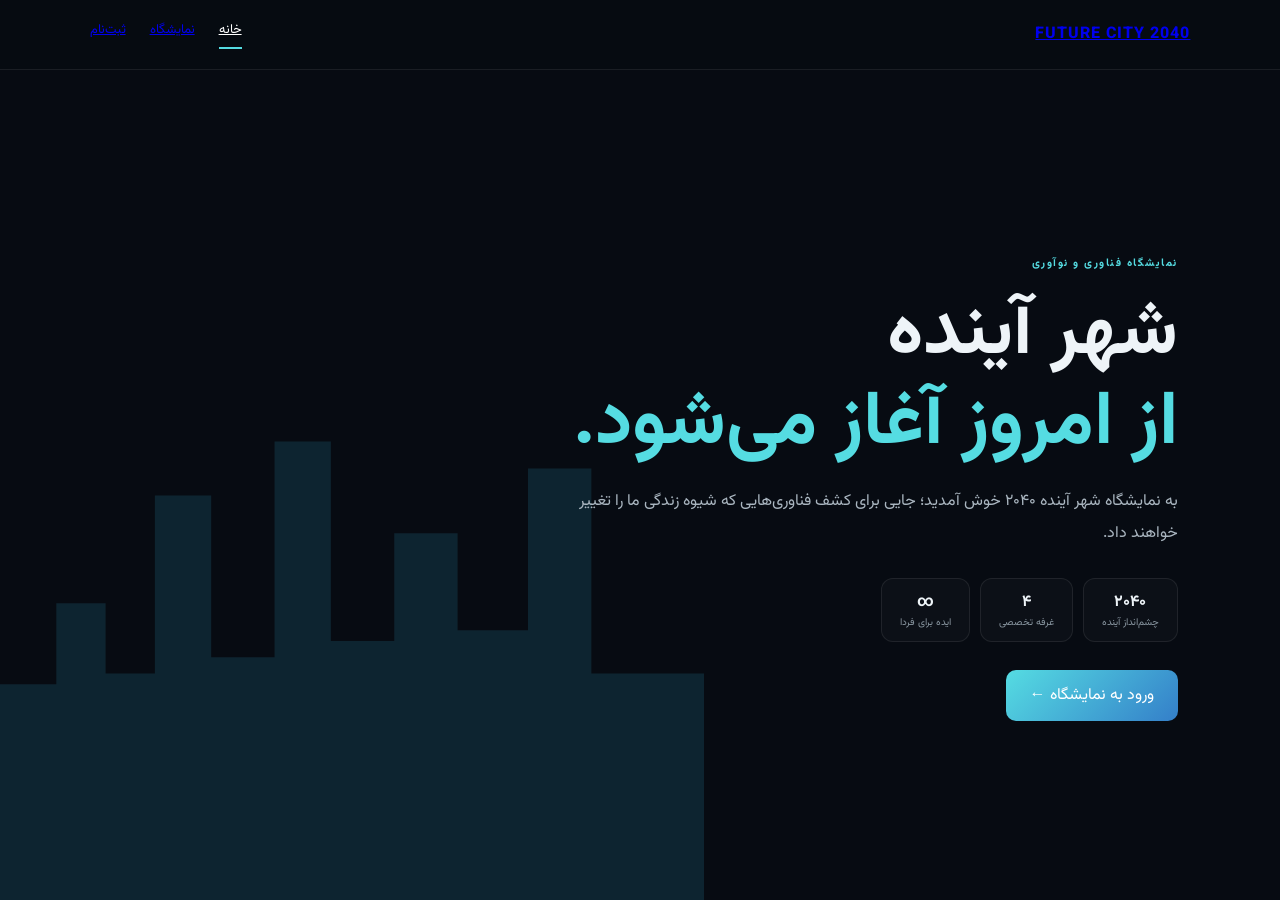
<file: index.html>
<!doctype html><html lang="fa" dir="rtl"><head><meta charset="utf-8"><meta name="viewport" content="width=device-width,initial-scale=1"><title>نمایشگاه شهر آینده ۲۰۴۰</title><link rel="stylesheet" href="style.css"></head><body><header><a class="logo" href="index.html">FUTURE CITY 2040</a><nav><a class="active" href="index.html">خانه</a><a href="exhibition.html">نمایشگاه</a><a href="register.html">ثبت‌نام</a></nav></header><main class="hero"><div class="city"></div><section><span class="tag">نمایشگاه فناوری و نوآوری</span><h1>شهر آینده<br><strong>از امروز آغاز می‌شود.</strong></h1><p>به نمایشگاه شهر آینده ۲۰۴۰ خوش آمدید؛ جایی برای کشف فناوری‌هایی که شیوه زندگی ما را تغییر خواهند داد.</p><div class="facts"><div><b>۲۰۴۰</b><span>چشم‌انداز آینده</span></div><div><b>۴</b><span>غرفه تخصصی</span></div><div><b>∞</b><span>ایده برای فردا</span></div></div><a class="btn" href="exhibition.html">ورود به نمایشگاه ←</a></section></main></body></html>
</file>
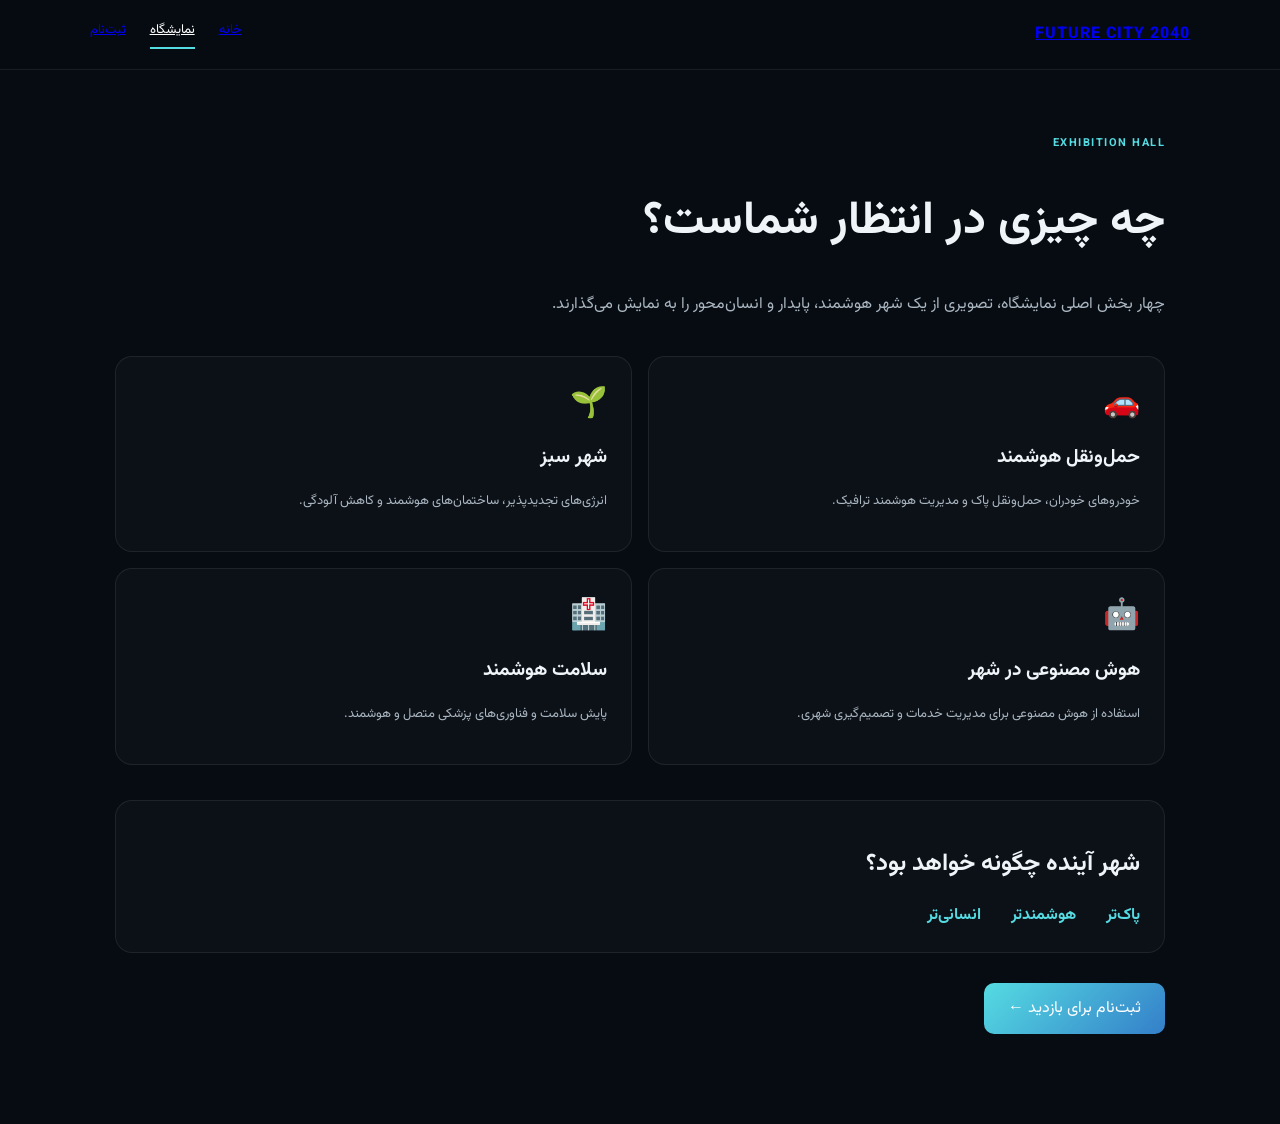
<file: exhibition.html>
<!doctype html><html lang="fa" dir="rtl"><head><meta charset="utf-8"><meta name="viewport" content="width=device-width,initial-scale=1"><title>بخش‌های نمایشگاه</title><link rel="stylesheet" href="style.css"></head><body><header><a class="logo" href="index.html">FUTURE CITY 2040</a><nav><a href="index.html">خانه</a><a class="active" href="exhibition.html">نمایشگاه</a><a href="register.html">ثبت‌نام</a></nav></header><main class="page"><span class="tag">EXHIBITION HALL</span><h1>چه چیزی در انتظار شماست؟</h1><p class="lead">چهار بخش اصلی نمایشگاه، تصویری از یک شهر هوشمند، پایدار و انسان‌محور را به نمایش می‌گذارند.</p><div class="cards"><article><i>🚗</i><h2>حمل‌ونقل هوشمند</h2><p>خودروهای خودران، حمل‌ونقل پاک و مدیریت هوشمند ترافیک.</p></article><article><i>🌱</i><h2>شهر سبز</h2><p>انرژی‌های تجدیدپذیر، ساختمان‌های هوشمند و کاهش آلودگی.</p></article><article><i>🤖</i><h2>هوش مصنوعی در شهر</h2><p>استفاده از هوش مصنوعی برای مدیریت خدمات و تصمیم‌گیری شهری.</p></article><article><i>🏥</i><h2>سلامت هوشمند</h2><p>پایش سلامت و فناوری‌های پزشکی متصل و هوشمند.</p></article></div><section class="vision"><h2>شهر آینده چگونه خواهد بود؟</h2><div><b>پاک‌تر</b><b>هوشمندتر</b><b>انسانی‌تر</b></div></section><a class="btn" href="register.html">ثبت‌نام برای بازدید ←</a></main></body></html>
</file>
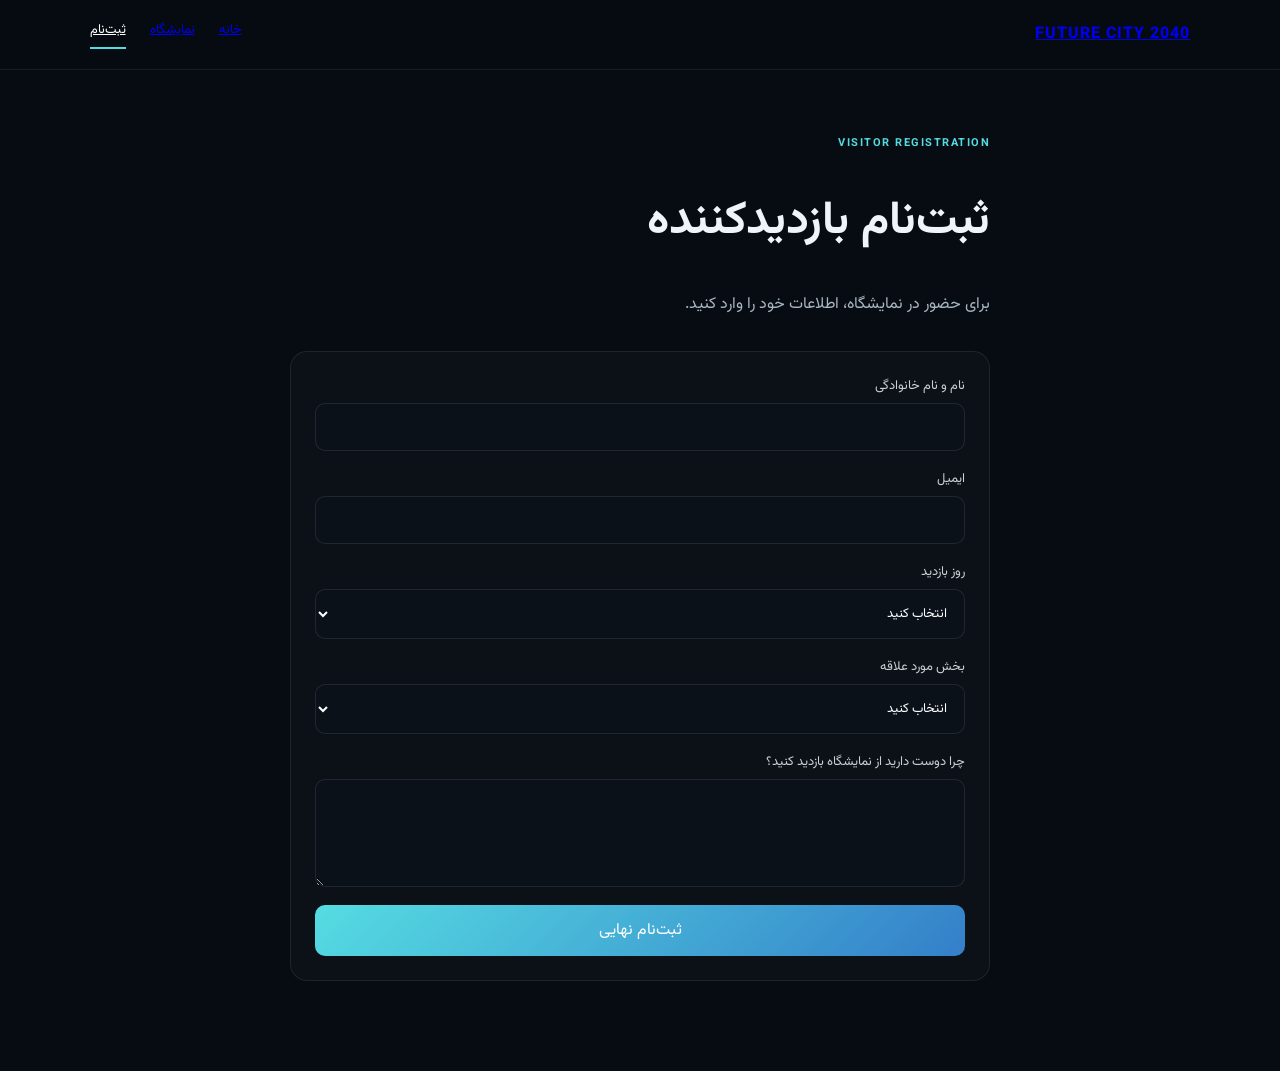
<file: register.html>
<!doctype html><html lang="fa" dir="rtl"><head><meta charset="utf-8"><meta name="viewport" content="width=device-width,initial-scale=1"><title>ثبت‌نام بازدیدکننده</title><link rel="stylesheet" href="style.css"></head><body><header><a class="logo" href="index.html">FUTURE CITY 2040</a><nav><a href="index.html">خانه</a><a href="exhibition.html">نمایشگاه</a><a class="active" href="register.html">ثبت‌نام</a></nav></header><main class="page narrow"><span class="tag">VISITOR REGISTRATION</span><h1>ثبت‌نام بازدیدکننده</h1><p class="lead">برای حضور در نمایشگاه، اطلاعات خود را وارد کنید.</p><form id="form"><label>نام و نام خانوادگی<input required name="name"></label><label>ایمیل<input required type="email" name="email"></label><label>روز بازدید<select required name="day"><option value="">انتخاب کنید</option><option>شنبه</option><option>یکشنبه</option><option>دوشنبه</option><option>سه‌شنبه</option></select></label><label>بخش مورد علاقه<select required name="interest"><option value="">انتخاب کنید</option><option>حمل‌ونقل هوشمند</option><option>شهر سبز</option><option>هوش مصنوعی در شهر</option><option>سلامت هوشمند</option></select></label><label>چرا دوست دارید از نمایشگاه بازدید کنید؟<textarea required rows="4"></textarea></label><button class="btn" type="submit">ثبت‌نام نهایی</button></form></main><script src="script.js"></script></body></html>
</file>
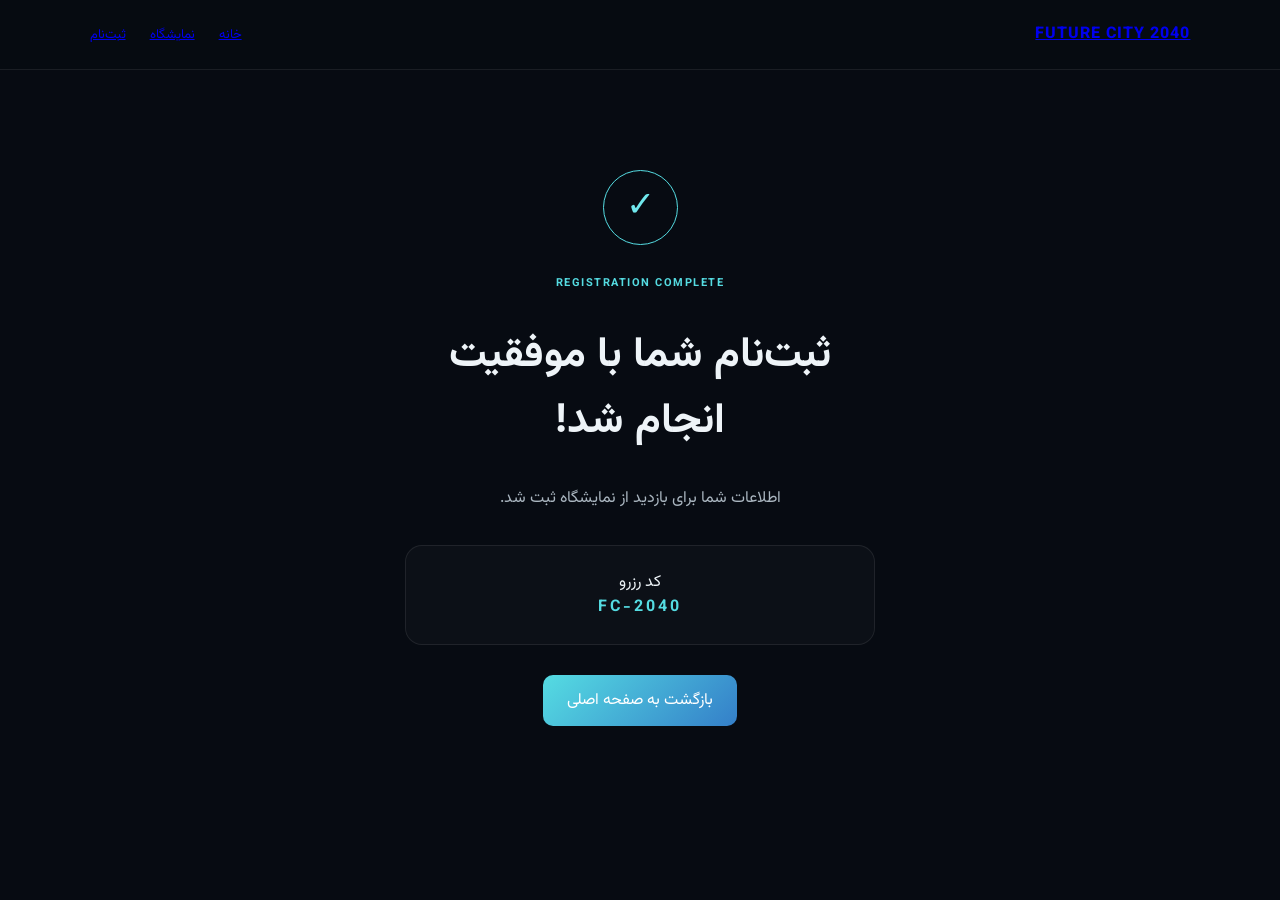
<file: success.html>
<!doctype html><html lang="fa" dir="rtl"><head><meta charset="utf-8"><meta name="viewport" content="width=device-width,initial-scale=1"><title>ثبت موفق</title><link rel="stylesheet" href="style.css"></head><body><header><a class="logo" href="index.html">FUTURE CITY 2040</a><nav><a href="index.html">خانه</a><a href="exhibition.html">نمایشگاه</a><a href="register.html">ثبت‌نام</a></nav></header><main class="success"><div class="check">✓</div><span class="tag">REGISTRATION COMPLETE</span><h1>ثبت‌نام شما با موفقیت انجام شد!</h1><p>اطلاعات شما برای بازدید از نمایشگاه ثبت شد.</p><div class="ticket">کد رزرو<br><strong id="code">FC-2040</strong></div><a class="btn" href="index.html">بازگشت به صفحه اصلی</a></main><script src="script.js"></script></body></html>
</file>
<file: style.css>
@import url('https://fonts.googleapis.com/css2?family=Vazirmatn:wght@400;600;700;800&display=swap');*{box-sizing:border-box}body{margin:0;background:#070b12;color:#eef4f8;font-family:Vazirmatn,sans-serif}header{height:70px;padding:0 7%;display:flex;align-items:center;justify-content:space-between;border-bottom:1px solid #ffffff14;background:#070b12ee}.logo{font-weight:800;letter-spacing:1px}nav{display:flex;gap:24px;color:#9ca9b5;font-size:13px}nav a.active{color:#fff;border-bottom:2px solid #55dce2;padding-bottom:7px}.hero{min-height:calc(100vh - 70px);display:flex;align-items:center;padding:60px 8%;position:relative;overflow:hidden}.hero section{max-width:620px;z-index:2}.tag{color:#55dce2;font-size:11px;font-weight:700;letter-spacing:1.5px}.hero h1{font-size:clamp(42px,7vw,75px);line-height:1.2;margin:15px 0}.hero h1 strong{color:#55dce2}.hero p,.lead,p{color:#aab6c0;line-height:2}.city{position:absolute;left:0;bottom:0;width:55%;height:65%;opacity:.8;background:#102b37;clip-path:polygon(0 100%,0 60%,8% 60%,8% 45%,15% 45%,15% 58%,22% 58%,22% 25%,30% 25%,30% 55%,39% 55%,39% 15%,47% 15%,47% 52%,56% 52%,56% 32%,65% 32%,65% 50%,75% 50%,75% 20%,84% 20%,84% 58%,100% 58%,100% 100%)}.facts{display:flex;gap:10px;margin:28px 0}.facts div{padding:11px 18px;text-align:center;border:1px solid #ffffff14;border-radius:12px;background:#ffffff06}.facts b,.facts span{display:block}.facts span{font-size:10px;color:#8996a0}.btn{display:inline-block;padding:13px 24px;border-radius:10px;background:linear-gradient(135deg,#55dce2,#347fc9);color:#fff;font-weight:700;text-decoration:none;border:0;font:inherit;cursor:pointer}.page{width:86%;max-width:1050px;margin:auto;padding:60px 0 90px}.page h1{font-size:46px}.cards{display:grid;grid-template-columns:1fr 1fr;gap:16px;margin:35px 0}.cards article,.vision,form,.ticket{border:1px solid #ffffff14;background:#ffffff06;border-radius:17px;padding:24px}.cards i{font-size:30px;font-style:normal}.cards h2{font-size:19px}.cards p{font-size:13px}.vision{margin-bottom:30px}.vision div{display:flex;gap:30px;margin-top:20px;color:#55dce2}.narrow{max-width:700px}form{margin-top:30px}label{display:block;color:#c9d1d7;font-size:13px;margin-bottom:18px}input,select,textarea{display:block;width:100%;margin-top:7px;padding:13px;border-radius:10px;border:1px solid #ffffff18;background:#0b1119;color:#fff;font:inherit}form .btn{width:100%}.success{text-align:center;max-width:650px;margin:auto;padding:100px 7%}.check{margin:auto auto 25px;width:75px;height:75px;border-radius:50%;display:grid;place-items:center;color:#70e8ed;border:1px solid #55dce2;font-size:35px}.success h1{font-size:42px}.ticket{margin:30px 0}.ticket strong{color:#55dce2;letter-spacing:3px}@media(max-width:800px){header{padding:0 5%}nav{gap:12px;font-size:11px}.hero{padding:45px 7%;align-items:flex-end}.city{width:100%;height:45%;opacity:.5}.hero section{text-align:center}.facts{justify-content:center}.facts div{padding:9px 12px}.cards{grid-template-columns:1fr}.page{padding-top:45px}.page h1{font-size:38px}.vision div{justify-content:space-around}.success h1{font-size:34px}}
</file>
